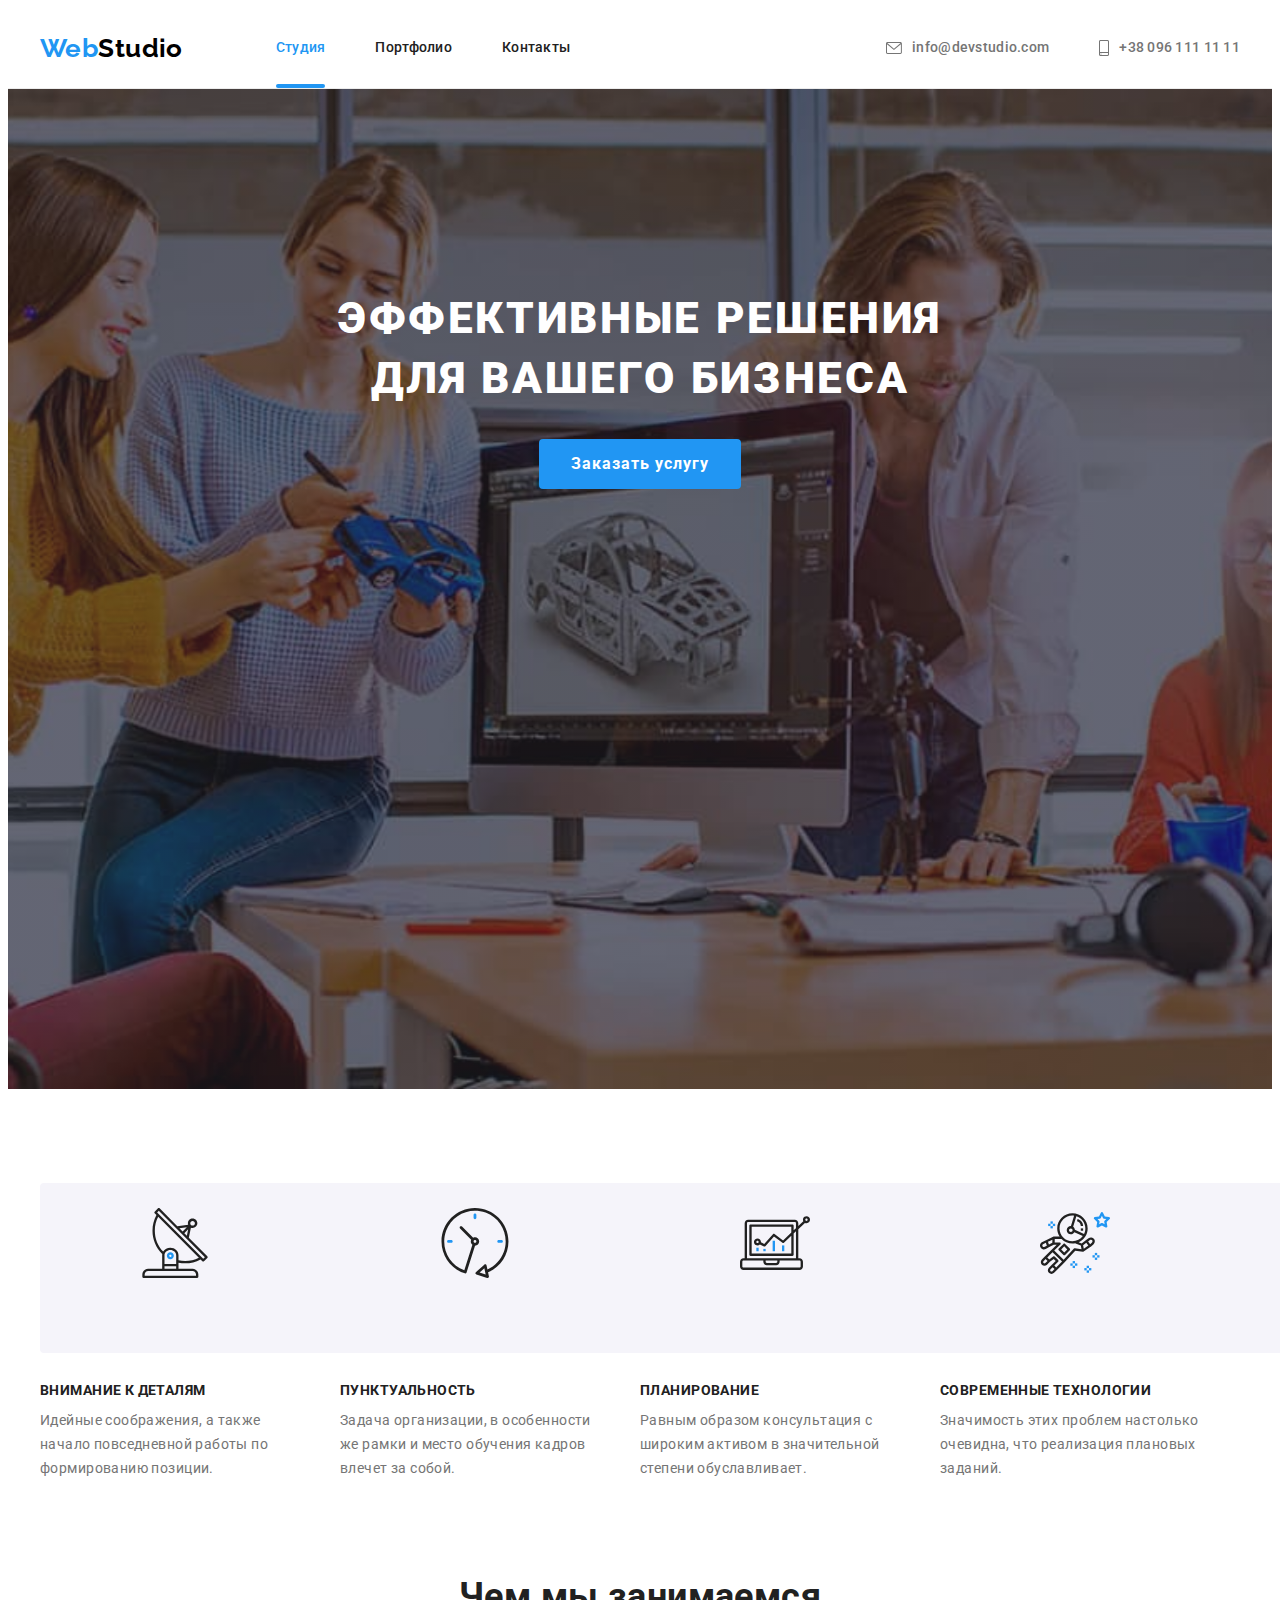
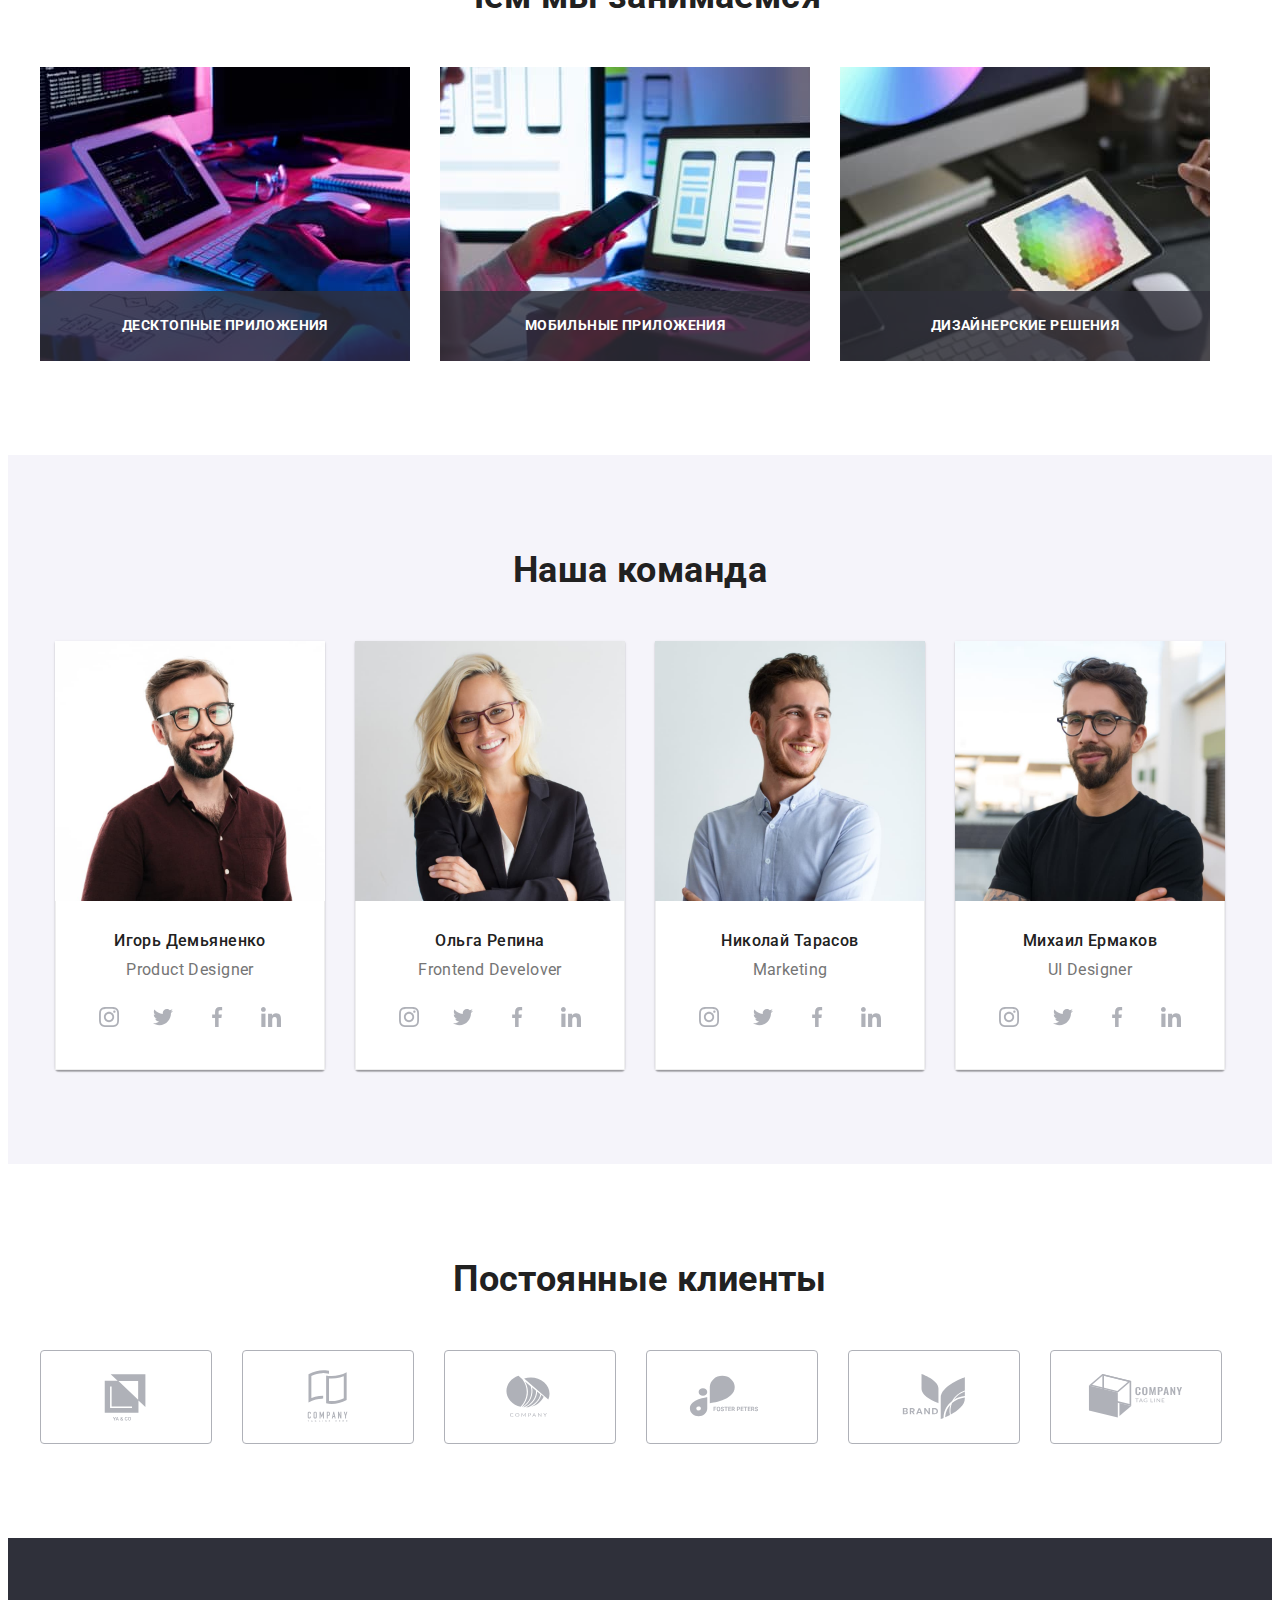
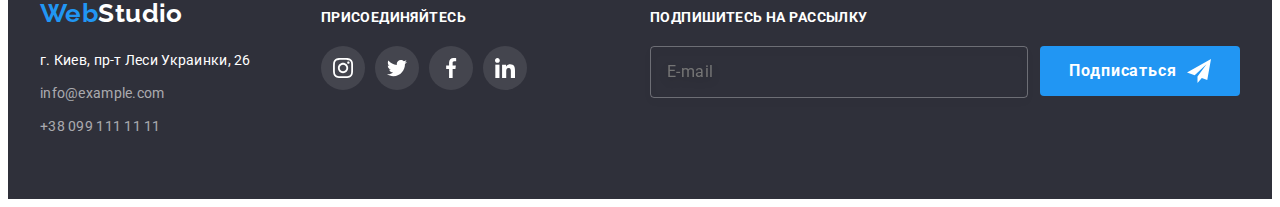
<file: index.html>
<!DOCTYPE html>
<html lang="ru">
  <head>
    <meta charset="UTF-8" />
    <meta http-equiv="X-UA-Compatible" content="IE=edge" />
    <meta name="viewport" content="width=device-width, initial-scale=1.0" />
    <title>Web Studio</title>
    <link rel="preconnect" href="https://fonts.googleapis.com" />
    <link rel="preconnect" href="https://fonts.gstatic.com" crossorigin />
    <link
      href="https://fonts.googleapis.com/css2?family=Raleway:wght@700&family=Roboto:wght@400;500;700;900&display=swap"
      rel="stylesheet"
    />
    <link
      rel="stylesheet"
      href="https://cdnjs.cloudflare.com/ajax/libs/modern-normalize/1.1.0/modern-normalize.min.css"
      integrity="sha512-wpPYUAdjBVSE4KJnH1VR1HeZfpl1ub8YT/NKx4PuQ5NmX2tKuGu6U/JRp5y+Y8XG2tV+wKQpNHVUX03MfMFn9Q=="
      crossorigin="anonymous"
      referrerpolicy="no-referrer"
    />
    <link rel="stylesheet" href="./css/main.min.css" />
  </head>
  <body>
    <!--HEADER-->
    <header class="page-header">
      <div class="container page-header-container">
        <nav class="page-nav">
          <a class="logo link" lang="en" href="./index.html"
            ><span class="logo__web">Web</span><span class="logo__studio">Studio</span></a
          >
          <ul class="menu list">
            <li class="menu__item">
              <a class="menu__link link menu__link--current" href="./index.html">Студия</a>
            </li>
            <li class="menu__item">
              <a class="menu__link link" href="./portfolio.html">Портфолио</a>
            </li>
            <li class="menu__item"><a class="menu__link link" href="#">Контакты</a></li>
          </ul>
        </nav>
        <ul class="contact-list list">
          <li class="contact-list__item">
            <a
              class="contact-list__link link contact-list__link--grey"
              href="mailto:info@devstudio.com"
              >info@devstudio.com
              <svg class="contact-list__icon" width="16px" height="12px">
                <use href="./images/sprite/icons.svg#envelope"></use>
              </svg>
            </a>
          </li>
          <li class="contact-list__item">
            <a class="contact-list__link link contact-list__link--grey" href="tel:+380961111111"
              >+38 096 111 11 11
              <svg class="contact-list__icon" width="10px" height="16px">
                <use href="./images/sprite/icons.svg#smartphone"></use>
              </svg>
            </a>
          </li>
        </ul>
      </div>
    </header>
    <!--/HEADER-->
    <!--Основной материал-->
    <main>
      <!--------------- HERO --------------->
      <section class="hero hero--bg">
        <div class="container">
          <h1 class="hero__title">Эффективные решения для вашего бизнеса</h1>
          <button class="hero__btn" type="button" data-modal-open>Заказать услугу</button>
        </div>
      </section>
      <!--------------- /HERO --------------->

      <!--------------- FEATURES --------------->
      <section class="section features">
        <div class="container features-container">
          <h2 class="visually-hidden">Преимущества</h2>
          <ul class="features-list list">
            <li class="features-list__item">
              <div class="features-list__thumb">
                <svg class="features-list__icon" width="70" height="70">
                  <use href="./images/sprite/icons.svg#antenna"></use>
                </svg>
              </div>
              <h3 class="features-list__title">Внимание к деталям</h3>
              <p class="features-list__text">
                Идейные соображения, а также начало повседневной работы по формированию позиции.
              </p>
            </li>
            <li class="features-list__item">
              <div class="features-list__thumb">
                <svg class="features-list__icon" width="70" height="70">
                  <use href="./images/sprite/icons.svg#clock"></use>
                </svg>
              </div>
              <h3 class="features-list__title">Пунктуальность</h3>
              <p class="features-list__text">
                Задача организации, в особенности же рамки и место обучения кадров влечет за собой.
              </p>
            </li>
            <li class="features-list__item">
              <div class="features-list__thumb">
                <svg class="features-list__icon" width="70" height="70">
                  <use href="./images/sprite/icons.svg#diagram"></use>
                </svg>
              </div>
              <h3 class="features-list__title">Планирование</h3>
              <p class="features-list__text">
                Равным образом консультация с широким активом в значительной степени обуславливает.
              </p>
            </li>
            <li class="features-list__item">
              <div class="features-list__thumb">
                <svg class="features-list__icon" width="70" height="70">
                  <use href="./images/sprite/icons.svg#astronaut"></use>
                </svg>
              </div>
              <h3 class="features-list__title">Современные технологии</h3>
              <p class="features-list__text">
                Значимость этих проблем настолько очевидна, что реализация плановых заданий.
              </p>
            </li>
          </ul>
        </div>
      </section>
      <!--------------- /FEATURES --------------->

      <!--------------- BUSINESS --------------->
      <section class="section business">
        <div class="container">
          <h2 class="section-title">Чем мы занимаемся</h2>
          <ul class="business-list list">
            <li class="business-list__item">
              <div class="business-list__overlay">
                <img
                  width="370"
                  src="images/box_1.jpg"
                  alt="Рабочий стол, печатающий на клавиатуре человек"
                />
                <p class="business-list__text">Десктопные приложения</p>
              </div>
            </li>
            <li class="business-list__item">
              <div class="business-list__overlay">
                <img
                  width="370"
                  src="images/box_2.jpg"
                  alt="Ноутбук и человек с смартфоном в руках"
                />
                <p class="business-list__text">Мобильные приложения</p>
              </div>
            </li>
            <li class="business-list__item">
              <div class="business-list__overlay">
                <img
                  width="370"
                  src="images/box_3.jpg"
                  alt="Планшет в руках, на экране шести угольный градиент"
                />
                <p class="business-list__text">Дизайнерские решения</p>
              </div>
            </li>
          </ul>
        </div>
      </section>
      <!--------------- /BUSINESS --------------->

      <!--------------- TEAM --------------->
      <section class="section team">
        <div class="container">
          <h2 class="section-title">Наша команда</h2>
          <ul class="team-list list">
            <li class="team-list__item">
              <img width="270" src="images/emploees/img_1.jpg" alt="Игорь Демьяненко" />
              <div class="team-list__container">
                <h3 class="team-list__employee">Игорь Демьяненко</h3>
                <p class="team-list__text" lang="en">Product Designer</p>
                <ul class="social-list list">
                  <li class="social-list__item">
                    <a href="#" class="social-list__link">
                      <svg class="social-list__icon" width="20" height="20">
                        <use href="./images/sprite/icons.svg#instagram"></use>
                      </svg>
                    </a>
                  </li>
                  <li class="social-list__item">
                    <a href="#" class="social-list__link">
                      <svg class="social-list__icon" width="20" height="20">
                        <use href="./images/sprite/icons.svg#twitter"></use>
                      </svg>
                    </a>
                  </li>
                  <li class="social-list__item">
                    <a href="#" class="social-list__link">
                      <svg class="social-list__icon" width="20" height="20">
                        <use href="./images/sprite/icons.svg#facebook"></use>
                      </svg>
                    </a>
                  </li>
                  <li class="social-list__item">
                    <a href="#" class="social-list__link">
                      <svg class="social-list__icon" width="20" height="20">
                        <use href="./images/sprite/icons.svg#linkedin"></use>
                      </svg>
                    </a>
                  </li>
                </ul>
              </div>
            </li>
            <li class="team-list__item">
              <img width="270" src="images/emploees/img_2.jpg" alt="Ольга Репина" />
              <div class="team-list__container">
                <h3 class="team-list__employee">Ольга Репина</h3>
                <p class="team-list__text" lang="en">Frontend Develover</p>
                <ul class="social-list list">
                  <li class="social-list__item">
                    <a href="#" class="social-list__link">
                      <svg class="social-list__icon" width="20" height="20">
                        <use href="./images/sprite/icons.svg#instagram"></use>
                      </svg>
                    </a>
                  </li>
                  <li class="social-list__item">
                    <a href="#" class="social-list__link">
                      <svg class="social-list__icon" width="20" height="20">
                        <use href="./images/sprite/icons.svg#twitter"></use>
                      </svg>
                    </a>
                  </li>
                  <li class="social-list__item">
                    <a href="#" class="social-list__link">
                      <svg class="social-list__icon" width="20" height="20">
                        <use href="./images/sprite/icons.svg#facebook"></use>
                      </svg>
                    </a>
                  </li>
                  <li class="social-list__item">
                    <a href="#" class="social-list__link">
                      <svg class="social-list__icon" width="20" height="20">
                        <use href="./images/sprite/icons.svg#linkedin"></use>
                      </svg>
                    </a>
                  </li>
                </ul>
              </div>
            </li>
            <li class="team-list__item">
              <img width="270" src="images/emploees/img_3.jpg" alt="Николай Тарасов" />
              <div class="team-list__container">
                <h3 class="team-list__employee">Николай Тарасов</h3>
                <p class="team-list__text" lang="en">Marketing</p>
                <ul class="social-list list">
                  <li class="social-list__item">
                    <a href="#" class="social-list__link">
                      <svg class="social-list__icon" width="20" height="20">
                        <use href="./images/sprite/icons.svg#instagram"></use>
                      </svg>
                    </a>
                  </li>
                  <li class="social-list__item">
                    <a href="#" class="social-list__link">
                      <svg class="social-list__icon" width="20" height="20">
                        <use href="./images/sprite/icons.svg#twitter"></use>
                      </svg>
                    </a>
                  </li>
                  <li class="social-list__item">
                    <a href="#" class="social-list__link">
                      <svg class="social-list__icon" width="20" height="20">
                        <use href="./images/sprite/icons.svg#facebook"></use>
                      </svg>
                    </a>
                  </li>
                  <li class="social-list__item">
                    <a href="#" class="social-list__link">
                      <svg class="social-list__icon" width="20" height="20">
                        <use href="./images/sprite/icons.svg#linkedin"></use>
                      </svg>
                    </a>
                  </li>
                </ul>
              </div>
            </li>
            <li class="team-list__item">
              <img width="270" src="images/emploees/img_4.jpg" alt="Михаил Ермаков" />
              <div class="team-list__container">
                <h3 class="team-list__employee">Михаил Ермаков</h3>
                <p class="team-list__text" lang="en">UI Designer</p>
                <ul class="social-list list">
                  <li class="social-list__item">
                    <a href="#" class="social-list__link">
                      <svg class="social-list__icon" width="20" height="20">
                        <use href="./images/sprite/icons.svg#instagram"></use>
                      </svg>
                    </a>
                  </li>
                  <li class="social-list__item">
                    <a href="#" class="social-list__link">
                      <svg class="social-list__icon" width="20" height="20">
                        <use href="./images/sprite/icons.svg#twitter"></use>
                      </svg>
                    </a>
                  </li>
                  <li class="social-list__item">
                    <a href="#" class="social-list__link">
                      <svg class="social-list__icon" width="20" height="20">
                        <use href="./images/sprite/icons.svg#facebook"></use>
                      </svg>
                    </a>
                  </li>
                  <li class="social-list__item">
                    <a href="#" class="social-list__link">
                      <svg class="social-list__icon" width="20" height="20">
                        <use href="./images/sprite/icons.svg#linkedin"></use>
                      </svg>
                    </a>
                  </li>
                </ul>
              </div>
            </li>
          </ul>
        </div>
      </section>
      <!--------------- /TEAM --------------->

      <!--------------- CLIENTS --------------->
      <section class="section clients">
        <div class="container">
          <h2 class="section-title">Постоянные клиенты</h2>
          <ul class="clients-list list">
            <li class="clients-list__item">
              <a href="#" class="clients-list__link">
                <svg class="clients-list__icon" width="106" height="60">
                  <use href="./images/sprite/icons.svg#company_1"></use>
                </svg>
              </a>
            </li>
            <li class="clients-list__item">
              <a href="#" class="clients-list__link">
                <svg class="clients-list__icon" width="106" height="60">
                  <use href="./images/sprite/icons.svg#company_2"></use>
                </svg>
              </a>
            </li>
            <li class="clients-list__item">
              <a href="#" class="clients-list__link">
                <svg class="clients-list__icon" width="106" height="60">
                  <use href="./images/sprite/icons.svg#company_3"></use>
                </svg>
              </a>
            </li>
            <li class="clients-list__item">
              <a href="#" class="clients-list__link">
                <svg class="clients-list__icon" width="106" height="60">
                  <use href="./images/sprite/icons.svg#company_4"></use>
                </svg>
              </a>
            </li>
            <li class="clients-list__item">
              <a href="#" class="clients-list__link">
                <svg class="clients-list__icon" width="106" height="60">
                  <use href="./images/sprite/icons.svg#company_5"></use>
                </svg>
              </a>
            </li>
            <li class="clients-list__item">
              <a href="#" class="clients-list__link">
                <svg class="clients-list__icon" width="106" height="60">
                  <use href="./images/sprite/icons.svg#company_6"></use>
                </svg>
              </a>
            </li>
          </ul>
        </div>
      </section>
      <!--------------- /CLIENTS --------------->
    </main>

    <!--FOOTER-->
    <footer class="address">
      <div class="container">
        <div class="footer-container">
          <a class="link" lang="en" href="./index.html"
            ><span class="logo__web">Web</span
            ><span class="logo__studio logo__studio--white">Studio</span></a
          >
          <address>
            <ul class="address-list list">
              <li class="address-list__item">
                <a
                  class="address-list__link link address-list__link--location"
                  href="https://goo.gl/maps/ZJLE7oXqnEzqe7Bk7"
                  target="_blank"
                  rel="noopener noreferrer nofollow"
                  >г. Киев, пр-т Леси Украинки, 26</a
                >
              </li>
              <li class="address-list__item">
                <a
                  class="address-list__link link address-list__link--contact"
                  href="mailto:info@example.com"
                  >info@example.com</a
                >
              </li>
              <li class="address-list__item">
                <a
                  class="address-list__link link address-list__link--contact"
                  href="tel:+380991111111"
                  >+38 099 111 11 11</a
                >
              </li>
            </ul>
          </address>
        </div>

        <div class="footer-container" style="margin-right: auto">
          <p class="join">Присоединяйтесь</p>
          <ul class="footer-social-list list">
            <li class="footer-social-list__item">
              <a href="#" class="footer-social-list__link">
                <svg class="footer-social-list__icon" width="20" height="20">
                  <use href="./images/sprite/icons.svg#instagram"></use>
                </svg>
              </a>
            </li>
            <li class="footer-social-list__item">
              <a href="#" class="footer-social-list__link">
                <svg class="footer-social-list__icon" width="20" height="20">
                  <use href="./images/sprite/icons.svg#twitter"></use>
                </svg>
              </a>
            </li>
            <li class="footer-social-list__item">
              <a href="#" class="footer-social-list__link">
                <svg class="footer-social-list__icon" width="20" height="20">
                  <use href="./images/sprite/icons.svg#facebook"></use>
                </svg>
              </a>
            </li>
            <li class="footer-social-list__item">
              <a href="#" class="footer-social-list__link">
                <svg class="footer-social-list__icon" width="20" height="20">
                  <use href="./images/sprite/icons.svg#linkedin"></use>
                </svg>
              </a>
            </li>
          </ul>
        </div>
        <div class="footer-container">
          <p class="join">Подпишитесь на рассылку</p>
          <form class="distribution">
            <input type="mail" placeholder="E-mail" name="email" class="distribution__input" />
            <button type="submit" class="distribution__btn">
              <span class="distribution__follow">Подписаться</span>
              <svg class="distribution__icon" width="24" height="24">
                <use href="./images/sprite/icons.svg#send"></use>
              </svg>
            </button>
          </form>
        </div>
      </div>
    </footer>
    <!--/FOOTER-->
    <!-- MODAL WINDOW -->
    <div class="backdrop is-hidden" data-modal>
      <div class="modal">
        <button type="button" class="modal__close-btn" data-modal-close>
          <svg class="modal__close-btn-icon" width="18" height="18">
            <use href="./images/sprite/icons.svg#modal-close"></use>
          </svg>
        </button>
        <form class="modal-form">
          <p class="modal-form__text">Оставьте свои данные, мы вам перезвоним</p>
          <label class="modal-form__field">
            <span class="modal-form__input-desc">Имя</span>
            <span class="modal-form__input-wrapper">
              <input
                type="text"
                name="user_name"
                class="modal-form__input"
                required
                pattern="[a-zA-Zа-яА-Я]+"
                minlength="2"
              />
              <svg class="modal-form__icon" width="18" height="18">
                <use href="./images/sprite/icons.svg#person"></use>
              </svg>
            </span>
          </label>
          <label class="modal-form__field">
            <span class="modal-form__input-desc">Телефон</span>
            <span class="modal-form__input-wrapper">
              <input
                type="tel"
                name="user_phone"
                class="modal-form__input"
                required
                pattern="[0-9]{3}-[0-9]{3}-[0-9]{2}-[0-9]{2}"
                title="xxx-xxx-xx-xx"
              />
              <svg class="modal-form__icon" width="18" height="18">
                <use href="./images/sprite/icons.svg#phone"></use>
              </svg>
            </span>
          </label>
          <label class="modal-form__field">
            <span class="modal-form__input-desc">Почта</span>
            <span class="modal-form__input-wrapper">
              <input type="mail" name="user_email" class="modal-form__input" required />
              <svg class="modal-form__icon" width="18" height="18">
                <use href="./images/sprite/icons.svg#email"></use>
              </svg>
            </span>
          </label>
          <label class="modal-form__field modal-form__text-area">
            <span class="modal-form__input-desc">Комментарий</span>
            <textarea
              name="user_comment"
              class="modal-form__comment"
              placeholder="Введите текст"
            ></textarea>
          </label>
          <input
            id="user-policy"
            type="checkbox"
            name="user_policy"
            class="modal-form__check visually-hidden"
          />
          <label for="user-policy" class="modal-form__check-desc">
            <span class="modal-form__checkbox">
              <svg class="modal-form__checkbox-icon" width="16" height="15">
                <use href="./images/sprite/icons.svg#check"></use>
              </svg>
            </span>
            Соглашаюсь с рассылкой и принимаю&nbsp;<a href="#" class="modal-form__conditions"
              >Условия договора</a
            >
          </label>
          <button type="submit" class="modal-form__submit">Отправить</button>
        </form>
      </div>
    </div>
    <!-- /MODAL WINDOW -->
    <script src="./js/modal.js"></script>
  </body>
</html>
</file>
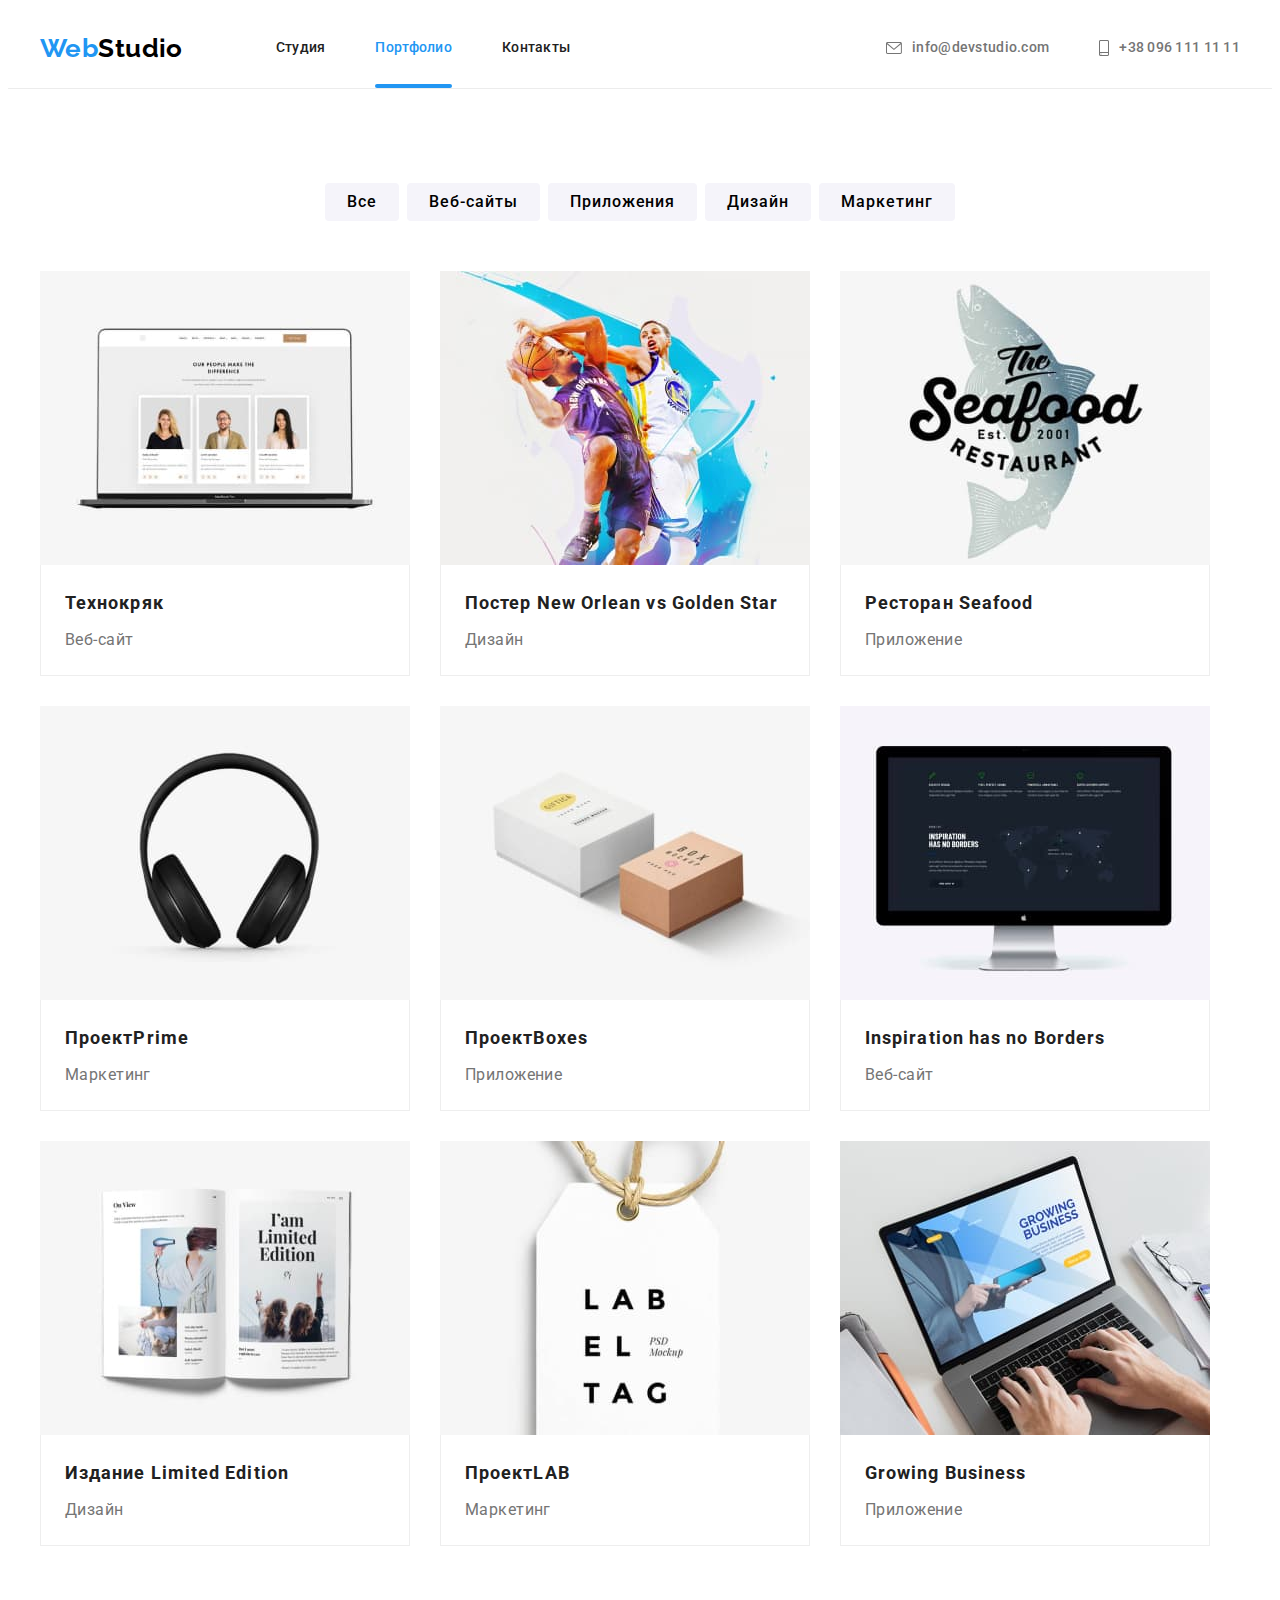
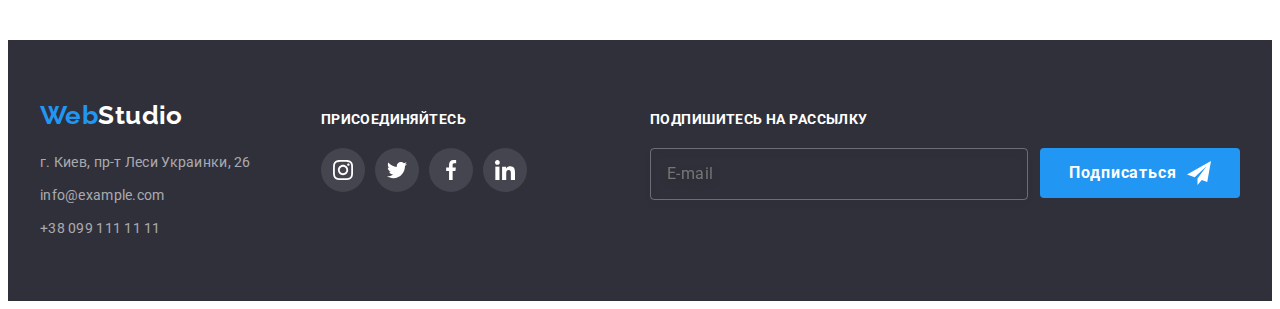
<file: portfolio.html>
<!DOCTYPE html>
<html lang="ru">
  <head>
    <meta charset="UTF-8" />
    <meta http-equiv="X-UA-Compatible" content="IE=edge" />
    <meta name="viewport" content="width=device-width, initial-scale=1.0" />
    <title>Portfolio</title>
    <link rel="preconnect" href="https://fonts.googleapis.com" />
    <link rel="preconnect" href="https://fonts.gstatic.com" crossorigin />
    <link
      href="https://fonts.googleapis.com/css2?family=Raleway:wght@700&family=Roboto:wght@400;500;700;900&display=swap"
      rel="stylesheet"
    />
    <link
      rel="stylesheet"
      href="https://cdnjs.cloudflare.com/ajax/libs/modern-normalize/1.1.0/modern-normalize.min.css"
      integrity="sha512-wpPYUAdjBVSE4KJnH1VR1HeZfpl1ub8YT/NKx4PuQ5NmX2tKuGu6U/JRp5y+Y8XG2tV+wKQpNHVUX03MfMFn9Q=="
      crossorigin="anonymous"
      referrerpolicy="no-referrer"
    />
    <link rel="stylesheet" href="./css/main.min.css" />
  </head>
  <body>
    <!--Шапка страницы-->
    <header class="page-header">
      <div class="container page-header-container">
        <nav class="page-nav">
          <a class="logo link" lang="en" href="./index.html"
            ><span class="logo__web">Web</span><span class="logo__studio">Studio</span></a
          >
          <ul class="menu list">
            <li class="menu__item">
              <a class="menu__link link" href="./index.html">Студия</a>
            </li>
            <li class="menu__item">
              <a class="menu__link link menu__link--current" href="./portfolio.html">Портфолио</a>
            </li>
            <li class="menu__item"><a class="menu__link link" href="#">Контакты</a></li>
          </ul>
        </nav>
        <ul class="contact-list list">
          <li class="contact-list__item">
            <a
              class="contact-list__link link contact-list__link--grey"
              href="mailto:info@devstudio.com"
              >info@devstudio.com
              <svg class="contact-list__icon" width="16px" height="12px">
                <use href="./images/sprite/icons.svg#envelope"></use>
              </svg>
            </a>
          </li>
          <li class="contact-list__item">
            <a class="contact-list__link link contact-list__link--grey" href="tel:+380961111111"
              >+38 096 111 11 11
              <svg class="contact-list__icon" width="10px" height="16px">
                <use href="./images/sprite/icons.svg#smartphone"></use>
              </svg>
            </a>
          </li>
        </ul>
      </div>
    </header>
    <!--Основной раздел-->
    <main>
      <section class="section main-portfolio">
        <div class="container">
          <h1 class="visually-hidden">Портфолио</h1>
          <ul class="portfolio-list list">
            <li class="portfolio-list__item">
              <button class="portfolio-list__btn" type="button">Все</button>
            </li>
            <li class="portfolio-list__item">
              <button class="portfolio-list__btn" type="button">Веб-сайты</button>
            </li>
            <li class="portfolio-list__item">
              <button class="portfolio-list__btn" type="button">Приложения</button>
            </li>
            <li class="portfolio-list__item">
              <button class="portfolio-list__btn" type="button">Дизайн</button>
            </li>
            <li class="portfolio-list__item">
              <button class="portfolio-list__btn" type="button">Маркетинг</button>
            </li>
          </ul>
          <ul class="projects-list list">
            <li class="projects-list__item">
              <a class="projects-list__link link" href="#">
                <div class="projects-list__overlay">
                  <img
                    src="./images/portfolio/img.jpg"
                    alt="Ноутбук с изображением команды"
                    width="370"
                    height="294"
                  />
                  <p class="projects-list__overlay-text">
                    Ресурс предлагает комплексные предложения с разным уровнем функционала и
                    сервисов. Все это позволит посетителю получить исчерпывающие сведения о компании
                    или частном лице.
                  </p>
                </div>
                <div class="projects-list__container">
                  <h2 class="projects-list__title">Технокряк</h2>
                  <p class="projects-list__text">Веб-сайт</p>
                </div>
              </a>
            </li>
            <li class="projects-list__item">
              <a class="projects-list__link link" href="#">
                <div class="projects-list__overlay">
                  <img
                    src="./images/portfolio/img_1.jpg"
                    alt="Баскетбольный постер"
                    width="370"
                    height="294"
                  />
                  <p class="projects-list__overlay-text">
                    Ресурс предлагает комплексные предложения с разным уровнем функционала и
                    сервисов. Все это позволит посетителю получить исчерпывающие сведения о компании
                    или частном лице.
                  </p>
                </div>
                <div class="projects-list__container">
                  <h2 class="projects-list__title">
                    Постер <span lang="en">New Orlean vs Golden Star</span>
                  </h2>
                  <p class="projects-list__text">Дизайн</p>
                </div>
              </a>
            </li>
            <li class="projects-list__item">
              <a class="projects-list__link link" href="#">
                <div class="projects-list__overlay">
                  <img
                    src="./images/portfolio/img_2.jpg"
                    alt="Логотип ресторана морской кухни"
                    width="370"
                    height="294"
                  />
                  <p class="projects-list__overlay-text">
                    Ресурс предлагает комплексные предложения с разным уровнем функционала и
                    сервисов. Все это позволит посетителю получить исчерпывающие сведения о компании
                    или частном лице.
                  </p>
                </div>
                <div class="projects-list__container">
                  <h2 class="projects-list__title">Ресторан <span lang="en">Seafood</span></h2>
                  <p class="projects-list__text">Приложение</p>
                </div>
              </a>
            </li>
            <li class="projects-list__item">
              <a class="projects-list__link link" href="#">
                <div class="projects-list__overlay">
                  <img src="./images/portfolio/img_3.jpg" alt="Наушники" width="370" height="294" />
                  <p class="projects-list__overlay-text">
                    Ресурс предлагает комплексные предложения с разным уровнем функционала и
                    сервисов. Все это позволит посетителю получить исчерпывающие сведения о компании
                    или частном лице.
                  </p>
                </div>
                <div class="projects-list__container">
                  <h2 class="projects-list__title">Проект<span lang="en">Prime</span></h2>
                  <p class="projects-list__text">Маркетинг</p>
                </div>
              </a>
            </li>
            <li class="projects-list__item">
              <a class="projects-list__link link" href="#">
                <div class="projects-list__overlay">
                  <img
                    src="./images/portfolio/img_4.jpg"
                    alt="Две коробки. Одна белая, вторая коричневая"
                    width="370"
                    height="294"
                  />
                  <p class="projects-list__overlay-text">
                    Ресурс предлагает комплексные предложения с разным уровнем функционала и
                    сервисов. Все это позволит посетителю получить исчерпывающие сведения о компании
                    или частном лице.
                  </p>
                </div>
                <div class="projects-list__container">
                  <h2 class="projects-list__title">Проект<span lang="en">Boxes</span></h2>
                  <p class="projects-list__text">Приложение</p>
                </div>
              </a>
            </li>
            <li class="projects-list__item">
              <a class="projects-list__link link" href="#">
                <div class="projects-list__overlay">
                  <img
                    src="./images/portfolio/img_5.jpg"
                    alt="Компьютерный монитор"
                    width="370"
                    height="294"
                  />
                  <p class="projects-list__overlay-text">
                    Ресурс предлагает комплексные предложения с разным уровнем функционала и
                    сервисов. Все это позволит посетителю получить исчерпывающие сведения о компании
                    или частном лице.
                  </p>
                </div>
                <div class="projects-list__container">
                  <h2 class="projects-list__title">
                    <span lang="en">Inspiration has no Borders</span>
                  </h2>
                  <p class="projects-list__text">Веб-сайт</p>
                </div>
              </a>
            </li>
            <li class="projects-list__item">
              <a class="projects-list__link link" href="#">
                <div class="projects-list__overlay">
                  <img
                    src="./images/portfolio/img_6.jpg"
                    alt="Раскрытая книга"
                    width="370"
                    height="294"
                  />
                  <p class="projects-list__overlay-text">
                    Ресурс предлагает комплексные предложения с разным уровнем функционала и
                    сервисов. Все это позволит посетителю получить исчерпывающие сведения о компании
                    или частном лице.
                  </p>
                </div>
                <div class="projects-list__container">
                  <h2 class="projects-list__title">
                    Издание <span lang="en">Limited Edition</span>
                  </h2>
                  <p class="projects-list__text">Дизайн</p>
                </div>
              </a>
            </li>
            <li class="projects-list__item">
              <a class="projects-list__link link" href="#">
                <div class="projects-list__overlay">
                  <img
                    src="./images/portfolio/img_7.jpg"
                    alt="Бирка с надписью"
                    width="370"
                    height="294"
                  />
                  <p class="projects-list__overlay-text">
                    Ресурс предлагает комплексные предложения с разным уровнем функционала и
                    сервисов. Все это позволит посетителю получить исчерпывающие сведения о компании
                    или частном лице.
                  </p>
                </div>
                <div class="projects-list__container">
                  <h2 class="projects-list__title">Проект<span lang="en">LAB</span></h2>
                  <p class="projects-list__text">Маркетинг</p>
                </div>
              </a>
            </li>
            <li class="projects-list__item">
              <a class="projects-list__link link" href="#">
                <div class="projects-list__overlay">
                  <img
                    src="./images/portfolio/img_8.jpg"
                    alt="Ноутбук, на котором печатает человек"
                    width="370"
                    height="294"
                  />
                  <p class="projects-list__overlay-text">
                    Ресурс предлагает комплексные предложения с разным уровнем функционала и
                    сервисов. Все это позволит посетителю получить исчерпывающие сведения о компании
                    или частном лице.
                  </p>
                </div>
                <div class="projects-list__container">
                  <h2 class="projects-list__title"><span lang="en">Growing Business</span></h2>
                  <p class="projects-list__text">Приложение</p>
                </div>
              </a>
            </li>
          </ul>
        </div>
      </section>
    </main>

    <!--Контактная информация-->
    <footer class="address">
      <div class="container">
        <div class="footer-container">
          <a class="link" lang="en" href="./index.html"
            ><span class="logo__web">Web</span
            ><span class="logo__studio logo__studio--white">Studio</span></a
          >
          <address>
            <ul class="address-list list">
              <li class="address-list__item">
                <a
                  class="address-list__link link address-list__link--contact address-list__link--location"
                  href="https://goo.gl/maps/ZJLE7oXqnEzqe7Bk7"
                  target="_blank"
                  rel="noopener noreferrer nofollow"
                  >г. Киев, пр-т Леси Украинки, 26</a
                >
              </li>
              <li class="address-list__item">
                <a
                  class="address-list__link link address-list__link--contact"
                  href="mailto:info@example.com"
                  >info@example.com</a
                >
              </li>
              <li class="address-list__item">
                <a
                  class="address-list__link link address-list__link--contact"
                  href="tel:+380991111111"
                  >+38 099 111 11 11</a
                >
              </li>
            </ul>
          </address>
        </div>

        <div class="footer-container" style="margin-right: auto">
          <p class="join">Присоединяйтесь</p>
          <ul class="footer-social-list list">
            <li class="footer-social-list__item">
              <a href="#" class="footer-social-list__link">
                <svg class="footer-social-list__icon" width="20" height="20">
                  <use href="./images/sprite/icons.svg#instagram"></use>
                </svg>
              </a>
            </li>
            <li class="footer-social-list__item">
              <a href="#" class="footer-social-list__link">
                <svg class="footer-social-list__icon" width="20" height="20">
                  <use href="./images/sprite/icons.svg#twitter"></use>
                </svg>
              </a>
            </li>
            <li class="footer-social-list__item">
              <a href="#" class="footer-social-list__link">
                <svg class="footer-social-list__icon" width="20" height="20">
                  <use href="./images/sprite/icons.svg#facebook"></use>
                </svg>
              </a>
            </li>
            <li class="footer-social-list__item">
              <a href="#" class="footer-social-list__link">
                <svg class="footer-social-list__icon" width="20" height="20">
                  <use href="./images/sprite/icons.svg#linkedin"></use>
                </svg>
              </a>
            </li>
          </ul>
        </div>
        <div class="footer-container">
          <p class="join">Подпишитесь на рассылку</p>
          <form class="distribution">
            <input type="mail" placeholder="E-mail" name="email" class="distribution__input" />
            <button type="submit" class="distribution__btn">
              <span class="distribution__follow">Подписаться</span>
              <svg class="distribution__icon" width="24" height="24">
                <use href="./images/sprite/icons.svg#send"></use>
              </svg>
            </button>
          </form>
        </div>
      </div>
    </footer>
  </body>
</html>
</file>
<file: css/main.min.css>
:root{--primary-font: "Roboto", sans-serif;--secondary-font: "Raleway", sans-serif;--accent-color: #2196f3;--accent-text-color: #fff;--primary-bg-color: #e5e5e5;--secondary-bg-color: #2f303a;--third-bg-color: #f5f4fa;--logo-studio-color: #000000;--primary-color-article: #212121;--primary-color-text: #757575;--contacts-color: rgba(255, 255, 255, 0.6);--icon-color: #afb1b8;--transition-duration-and-func: 250ms cubic-bezier(0.4, 0, 0.2, 1)}.visually-hidden{position:absolute;width:1px;height:1px;margin:-1px;border:0;padding:0;white-space:nowrap;clip-path:inset(100%);clip:rect(0 0 0 0);overflow:hidden}body{font-family:var(--primary-font);color:#212121;background-color:#fff;font-size:14px;letter-spacing:.03em}h1,h2,h3,h4,p{margin:0}img{display:block;max-width:100%;height:auto}address{font-style:normal}button{font-family:var(--primary-font);font-weight:700;font-size:16px;line-height:1.88;letter-spacing:.06em;background-color:var(--accent-color);display:block;margin:0 auto;cursor:pointer;border:none;border-radius:4px;transition:color var(--transition-duration-and-func),background-color var(--transition-duration-and-func)}button:hover,button:focus{color:var(--accent-text-color);background-color:#188ce8}ul,ol{list-style:none;padding-left:0;margin:0}a{text-decoration:none}.container{width:1200px;margin:0 auto;padding:0 15px}.section{padding-top:94px;padding-bottom:94px}.backdrop{position:fixed;top:0;left:0;z-index:100;width:100%;height:100%;background-color:rgba(0,0,0,.2);transition:opacity var(--transition-duration-and-func),visibility var(--transition-duration-and-func)}.backdrop.is-hidden{opacity:0;visibility:hidden;pointer-events:none}.logo__web{font-family:var(--secondary-font);font-weight:700;font-size:26px;line-height:1.19;color:var(--accent-color)}.logo__studio{font-family:var(--secondary-font);font-weight:700;font-size:26px;line-height:1.19;color:#000}.modal-form{display:flex;flex-direction:column}.modal-form__text{font-weight:700;font-size:20px;line-height:1.15;text-align:center;letter-spacing:.03em;margin-bottom:12px;color:var(--primary-color-article)}.modal-form__field{margin-bottom:10px}.modal-form__input-desc{display:block;font-size:12px;line-height:1.17;letter-spacing:.01em;margin-bottom:4px;color:var(--primary-color-text)}.modal-form__input-wrapper{display:block;position:relative}.modal-form__input{width:100%;height:40px;font-size:16px;line-height:1.25;border:1px solid rgba(33,33,33,.2);border-radius:4px;padding-left:42px;transition:border-color var(--transition-duration-and-func)}.modal-form__input:hover,.modal-form__input:focus{outline:none;border-color:var(--accent-color)}.modal-form__icon{position:absolute;top:50%;left:12px;transform:translateY(-50%);transition:fill var(--transition-duration-and-func)}.modal-form__input:hover+.modal-form__icon,.modal-form__input:focus+.modal-form__icon{fill:var(--accent-color)}.modal-form__text-area{margin-bottom:20px}.modal-form__comment{width:100%;height:120px;padding:12px 16px;resize:none;border:1px solid rgba(33,33,33,.2);border-radius:4px;transition:border-color var(--transition-duration-and-func)}.modal-form__comment:hover,.modal-form__comment:focus{outline:none;border-color:var(--accent-color)}.modal-form__comment::placeholder{color:rgba(117,117,117,.5);font-size:14px;line-height:1.14;letter-spacing:.01em}.modal-form__check-desc{display:flex;justify-content:center;align-items:center;font-size:14px;line-height:1.71;cursor:pointer;margin-bottom:30px;letter-spacing:.03em;color:var(--primary-color-text)}.modal-form__checkbox{display:block;position:relative;width:16px;height:15px;border:2px solid #212121;border-radius:3px;cursor:pointer;margin-right:7px;transition:background-color var(--transition-duration-and-func),border var(--transition-duration-and-func)}.modal-form__check:checked+.modal-form__check-desc>.modal-form__checkbox{background-color:var(--accent-color);border:0}.modal-form__checkbox-icon{position:absolute;opacity:0;top:50%;left:50%;transform:translate(-50%, -50%);transition:opacity var(--transition-duration-and-func)}.modal-form__check:checked+.modal-form__check-desc>.modal-form__checkbox>.modal-form__checkbox-icon{opacity:1}.modal-form__conditions{color:var(--accent-color)}.modal-form__submit{width:200px;height:50px;color:var(--accent-text-color);background:var(--accent-color);box-shadow:0px 4px 4px rgba(0,0,0,.15);border-radius:4px}.modal-form__submit:focus{background:#188ce8;box-shadow:0px 4px 4px rgba(0,0,0,.15);border-radius:4px}.modal{position:absolute;top:50%;left:50%;transform:translate(-50%, -50%);width:528px;height:581px;padding:40px;border-radius:4px;background-color:#fff}.modal__close-btn{position:absolute;top:8px;right:8px;display:flex;justify-content:center;align-items:center;width:30px;height:30px;transition:background-color var(--transition-duration-and-func),border-color var(--transition-duration-and-func);background-color:rgba(0,0,0,0);border:1px solid rgba(0,0,0,.1);border-radius:50%}.modal__close-btn:hover,.modal__close-btn:focus{background-color:rgba(0,0,0,0);border-color:var(--accent-color)}.modal__close-btn-icon{transition:fill var(--transition-duration-and-func)}.modal__close-btn:hover .modal__close-btn-icon,.modal__close-btn:focus .modal__close-btn-icon{fill:var(--accent-color)}.section-title{font-weight:700;font-size:36px;line-height:1.17;text-align:center;margin-bottom:50px;color:var(--primary-color-article)}.business{padding-top:0}.business-list{display:flex}.business-list__item:not(:last-child){margin-right:30px}.business-list__overlay{position:relative}.business-list__text{display:flex;justify-content:center;align-items:center;position:absolute;width:100%;bottom:0;height:70px;font-weight:700;line-height:1.14;text-transform:uppercase;color:#fff;background-color:rgba(47,48,58,.8)}.clients-list{display:flex;gap:30px}.clients-list__link{display:flex;justify-content:center;align-items:center;width:170px;height:92px;border:1px solid #afb1b8;border-radius:4px;color:var(--icon-color);transition:color var(--transition-duration-and-func),border-color var(--transition-duration-and-func)}.clients-list__link:hover,.clients-list__link:focus{border-color:var(--accent-color);color:var(--accent-color)}.clients-list__icon{fill:currentColor}.features-list{display:flex}.features-list__item{display:inline-block;width:270px}.features-list__item:not(:last-child){margin-right:30px}.features-list__thumb{width:270px;height:120px;background-color:var(--third-bg-color);padding:25px 100px;margin-bottom:30px;border-radius:4px}.features-list__title{font-weight:700;font-size:14px;line-height:1.14;text-transform:uppercase;margin-bottom:10px;color:var(--primary-color-article)}.features-list__text{line-height:1.71;color:var(--primary-color-text)}.address{background-color:var(--secondary-bg-color);padding:60px 0}.address .container{display:flex;align-items:baseline}.footer-container:not(:last-child){margin-right:70px}.logo__studio--white{color:var(--accent-text-color)}.address-list{margin-top:20px}.address-list__item:not(:last-child){margin-bottom:9px}.address-list__link{font-weight:400;line-height:1.71;letter-spacing:.02em;transition:color var(--transition-duration-and-func)}.address-list__link:hover,.address-list__link:focus{color:var(--accent-color)}.address-list__link--location{color:var(--accent-text-color)}.address-list__link--contact{font-style:normal;color:var(--contacts-color)}.join{font-weight:700;line-height:1.14;letter-spacing:.03em;text-transform:uppercase;margin-bottom:20px;color:#fff}.footer-social-list{display:flex;gap:10px}.footer-social-list__link{display:flex;justify-content:center;align-items:center;width:44px;height:44px;border-radius:50%;color:#fff;background-color:rgba(255,255,255,.1);transition:background-color var(--transition-duration-and-func)}.footer-social-list__link:hover,.footer-social-list__link:focus{background-color:var(--accent-color)}.footer-social-list__icon{fill:currentColor}.distribution{display:flex}.distribution__input{width:358px;padding-top:15px;padding-bottom:15px;padding-left:16px;margin-right:12px;font-family:"Roboto";font-style:normal;font-weight:400;font-size:16px;line-height:1.25;letter-spacing:.03em;color:#fff;border:1px solid rgba(255,255,255,.3);background-color:rgba(0,0,0,0);filter:drop-shadow(0px 4px 4px rgba(0, 0, 0, 0.15));border-radius:4px}.distribution__btn{display:flex;justify-content:center;align-items:center;width:200px;height:50px;color:var(--accent-text-color)}.distribution__follow{margin-right:10px}.page-header{border-bottom:1px solid #ececec}.page-header-container{display:flex;align-items:center}.page-nav{display:flex;align-items:center}.logo{margin-right:93px}.menu{display:flex;align-items:center}.menu__item:not(:last-child){margin-right:50px}.menu__link{position:relative;font-weight:500;line-height:1.14;letter-spacing:.02em;color:var(--primary-color-article);padding:32px 0;transition:color var(--transition-duration-and-func);display:flex;align-items:center}.menu__link:hover,.menu__link:focus{color:var(--accent-color)}.contact-list{display:flex;align-items:center;margin-left:auto}.contact-list__item:not(:last-child){margin-right:50px}.contact-list__link{position:relative;font-weight:500;line-height:1.14;letter-spacing:.02em;color:var(--primary-color-article);padding:32px 0;transition:color var(--transition-duration-and-func);display:flex;flex-direction:row-reverse;align-items:center}.contact-list__link:hover,.contact-list__link:focus{color:var(--accent-color)}.contact-list__icon{fill:currentColor;margin-right:10px}.contact-list__item:hover .contact-list__icon,.contact-list__item:focus .contact-list__icon{fill:var(--accent-color)}.contact-list__link--grey{color:var(--primary-color-text)}.menu__link--current{color:var(--accent-color)}.menu__link--current::after{position:absolute;bottom:0;content:"";width:100%;height:4px;border-radius:2px;background-color:var(--accent-color)}.hero--bg{max-width:1600px;margin-left:auto;margin-right:auto;background-image:linear-gradient(rgba(47, 48, 58, 0.4), rgba(47, 48, 58, 0.4)),url(../images/bgimage.jpg);background-size:cover;background-repeat:no-repeat;background-position:center;background-color:var(--secondary-bg-color);height:600px;padding:200px 0}.hero__title{width:696px;font-weight:900;font-size:44px;line-height:1.36;text-align:center;letter-spacing:.06em;text-transform:uppercase;color:var(--accent-text-color);margin-left:auto;margin-right:auto;margin-bottom:30px}.hero__btn{margin-left:auto;margin-right:auto;color:var(--accent-text-color);padding:10px 32px}.portfolio-list{display:flex;justify-content:center;margin-bottom:50px}.portfolio-list__item:not(:last-child){margin-right:8px}.portfolio-list__btn{font-weight:500;font-size:16px;line-height:1.63;text-align:center;padding:6px 22px;transition:color var(--transition-duration-and-func),background-color var(--transition-duration-and-func),box-shadow var(--transition-duration-and-func);background-color:var(--third-bg-color)}.portfolio-list__btn:hover,.portfolio-list__btn:focus{background-color:var(--accent-color);box-shadow:0px 3px 1px rgba(0,0,0,.1),0px 1px 2px rgba(0,0,0,.08),0px 2px 2px rgba(0,0,0,.12);color:var(--accent-text-color)}.projects-list{display:flex;flex-wrap:wrap}.projects-list__item:not(:nth-child(3n)){margin-right:30px}.projects-list__item:not(:nth-last-child(-n+3)){margin-bottom:30px}.projects-list__link{display:block;transition:box-shadow var(--transition-duration-and-func)}.projects-list__link:hover,.projects-list__link:focus{box-shadow:0px 1px 1px rgba(0,0,0,.12),0px 4px 4px rgba(0,0,0,.06),1px 4px 6px rgba(0,0,0,.16)}.projects-list__overlay{position:relative;overflow:hidden}.projects-list__overlay-text{position:absolute;left:0;top:0;width:100%;height:100%;overflow:auto;transform:translate(0, 100%);transition:transform var(--transition-duration-and-func);font-size:18px;line-height:1.56;letter-spacing:.03em;padding:63px 24px;color:#fff;background-color:rgba(33,150,243,.9)}.projects-list__link:hover .projects-list__overlay-text,.projects-list__link:focus .projects-list__overlay-text{transform:translate(0, 0)}.projects-list__container{padding:20px 24px;border-right:1px solid #eee;border-bottom:1px solid #eee;border-left:1px solid #eee}.projects-list__title{font-weight:700;font-size:18px;line-height:2;letter-spacing:.06em;margin-bottom:4px;color:var(--primary-color-article)}.projects-list__text{font-size:16px;line-height:1.88;color:var(--primary-color-text)}.team{background-color:var(--third-bg-color)}.team-list{display:flex;justify-content:center}.team-list__item{background-color:#fff;box-shadow:0px 1px 3px rgba(0,0,0,.12),0px 1px 1px rgba(0,0,0,.14),0px 2px 1px rgba(0,0,0,.2);border-radius:0px 0px 4px 4px}.team-list__item:not(:last-child){margin-right:30px}.team-list__container{padding-top:30px;padding-bottom:30px;border-right:1px solid #eee;border-bottom:1px solid #eee;border-left:1px solid #eee}.team-list__employee{font-weight:500;font-size:16px;line-height:1.19;text-align:center;margin-bottom:10px;color:var(--primary-color-article)}.team-list__text{font-size:16px;line-height:1.19;text-align:center;margin-bottom:16px;color:var(--primary-color-text)}.social-list{display:flex;justify-content:center;gap:10px}.social-list__link{display:flex;justify-content:center;align-items:center;width:44px;height:44px;border-radius:50%;color:var(--icon-color);transition:color var(--transition-duration-and-func),background-color var(--transition-duration-and-func)}.social-list__link:hover,.social-list__link:focus{background-color:var(--accent-color);color:var(--accent-text-color)}.social-list__icon{fill:currentColor}/*# sourceMappingURL=main.min.css.map */
</file>
